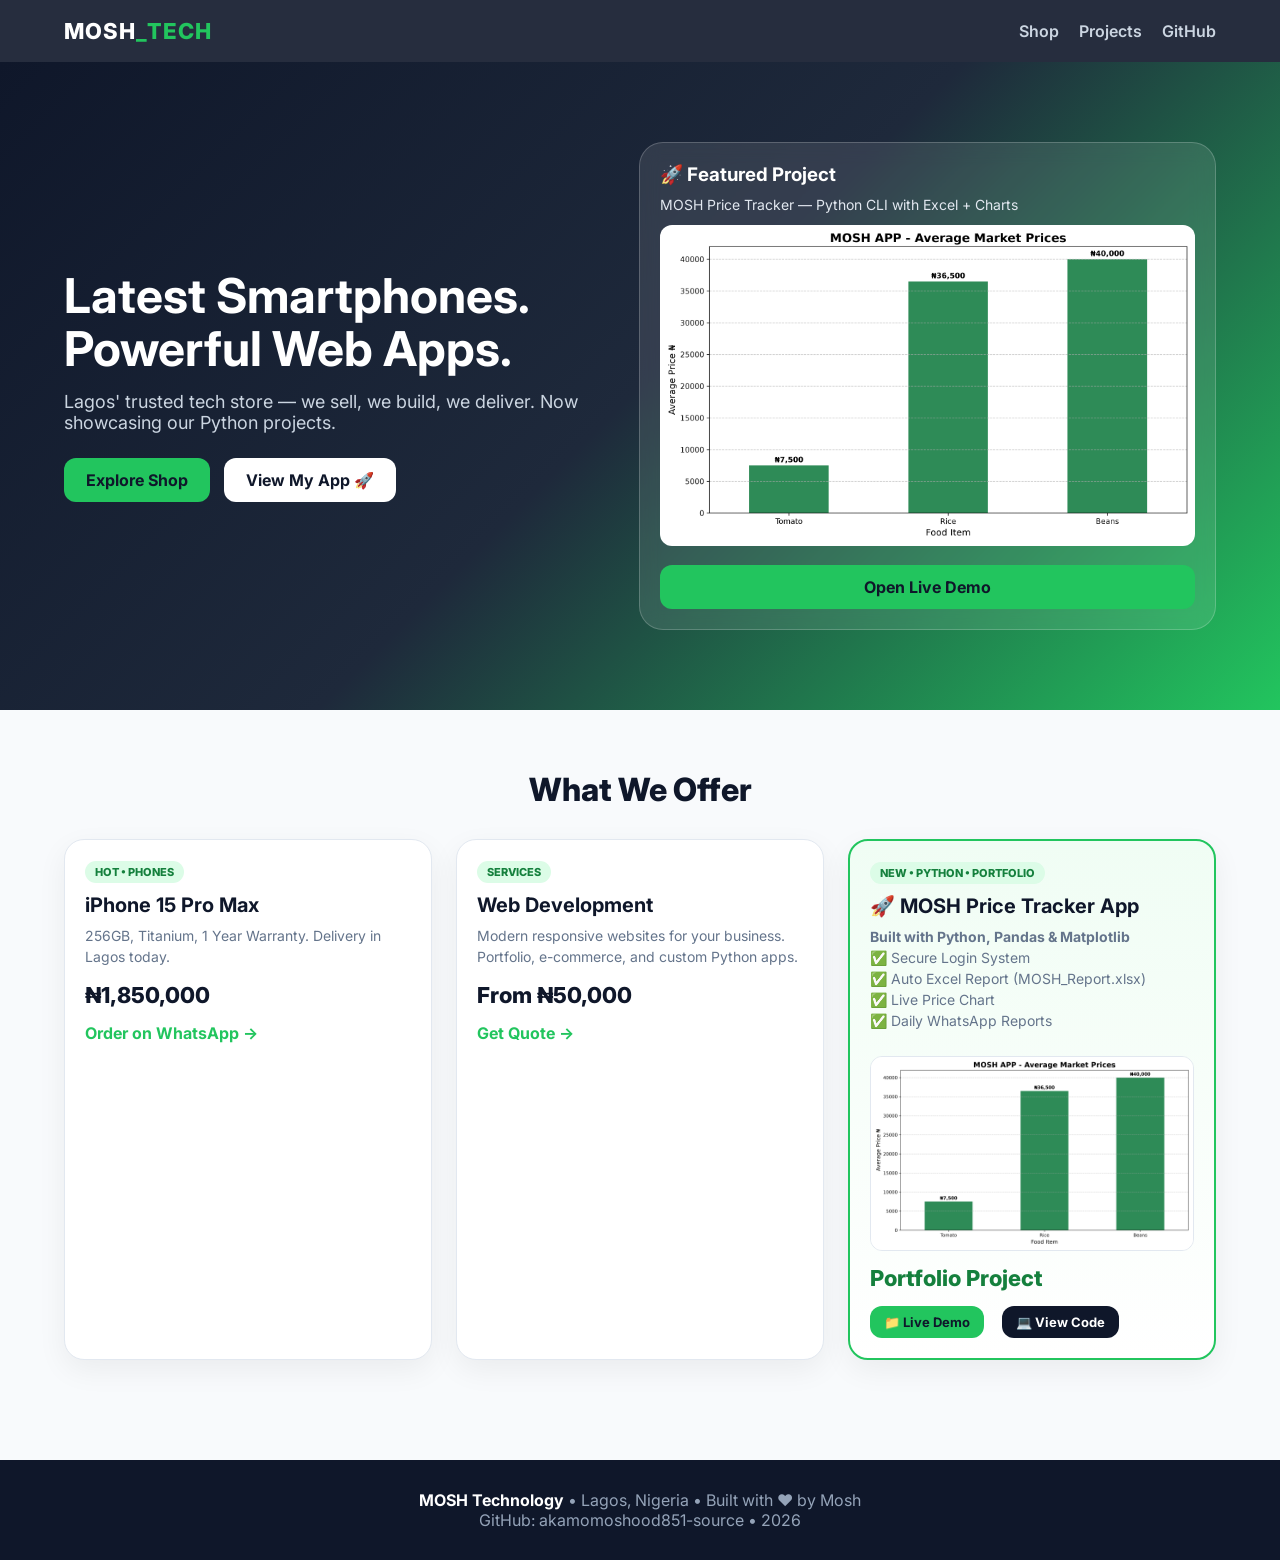
<file: index.html>
<!DOCTYPE html>
<html lang="en">
<head>
<meta charset="UTF-8">
<meta name="viewport" content="width=device-width, initial-scale=1.0">
<title>MOSH Technology - Smartphones & Web Solutions</title>
<link href="https://fonts.googleapis.com/css2?family=Inter:wght@400;600;800&display=swap" rel="stylesheet">
<style>
*{margin:0;padding:0;box-sizing:border-box;font-family:'Inter',sans-serif}
body{background:#f8fafc;color:#0f172a}
header{background:rgba(15,23,42,0.9);backdrop-filter:blur(10px);color:white;padding:18px 5%;display:flex;justify-content:space-between;align-items:center;position:sticky;top:0;z-index:100}
.logo{font-weight:800;font-size:22px;letter-spacing:1px}.logo span{color:#22c55e}
nav a{color:#cbd5e1;text-decoration:none;margin-left:20px;font-weight:600}
.hero{background:linear-gradient(135deg,#0f172a 0%,#1e293b 50%,#22c55e 100%);color:white;padding:80px 5%;display:flex;flex-wrap:wrap;align-items:center;gap:40px}
.hero-text{flex:1;min-width:300px}
.hero-text h1{font-size:48px;line-height:1.1;margin-bottom:15px}
.hero-text p{font-size:18px;color:#cbd5e1;margin-bottom:25px}
.btn{display:inline-block;padding:12px 22px;border-radius:12px;text-decoration:none;font-weight:700;margin-right:10px;transition:.2s}
.btn-green{background:#22c55e;color:#0f172a}
.btn-white{background:white;color:#0f172a}
.hero-card{flex:1;min-width:300px;background:rgba(255,255,255,0.1);border:1px solid rgba(255,255,255,0.2);border-radius:24px;padding:20px;backdrop-filter:blur(10px)}
.products{padding:60px 5%}
.section-title{font-size:32px;font-weight:800;margin-bottom:30px;text-align:center}
.grid{display:grid;grid-template-columns:repeat(auto-fit,minmax(280px,1fr));gap:24px}
.card{background:white;border-radius:20px;padding:20px;box-shadow:0 10px 30px rgba(0,0,0,0.06);border:1px solid #e2e8f0;transition:.3s}
.card:hover{transform:translateY(-8px);box-shadow:0 20px 40px rgba(0,0,0,0.1)}
.badge{display:inline-block;background:#dcfce7;color:#15803d;padding:4px 10px;border-radius:20px;font-size:11px;font-weight:800;margin-bottom:10px}
.card h3{font-size:20px;margin-bottom:8px}
.card p{color:#64748b;font-size:14px;margin-bottom:15px;line-height:1.5}
.price{font-size:22px;font-weight:800;color:#0f172a;margin-bottom:15px}
.card img{width:100%;border-radius:12px;margin:10px 0;border:1px solid #e2e8f0}
.card a.link{color:#22c55e;font-weight:700;text-decoration:none}
.featured{border:2px solid #22c55e;background:linear-gradient(to bottom,#f0fdf4,white)}
footer{background:#0f172a;color:#94a3b8;text-align:center;padding:30px;margin-top:40px}
</style>
</head>
<body>
<header>
<div class="logo">MOSH<span>_TECH</span></div>
<nav><a href="#">Shop</a><a href="#products">Projects</a><a href="https://github.com/akamomoshood851-source/Mosh_Technology" target="_blank">GitHub</a></nav>
</header>

<section class="hero">
<div class="hero-text">
<h1>Latest Smartphones.<br>Powerful Web Apps.</h1>
<p>Lagos' trusted tech store — we sell, we build, we deliver. Now showcasing our Python projects.</p>
<a class="btn btn-green" href="#products">Explore Shop</a>
<a class="btn btn-white" href="price-tracker/">View My App 🚀</a>
</div>
<div class="hero-card">
<h3 style="margin-bottom:10px">🚀 Featured Project</h3>
<p style="color:#e2e8f0;font-size:14px">MOSH Price Tracker — Python CLI with Excel + Charts</p>
<img src="price-tracker/MOSH_Chart.png" alt="chart" style="width:100%;border-radius:12px;margin-top:12px">
<div style="margin-top:15px"><a href="price-tracker/" class="btn btn-green" style="width:100%;text-align:center">Open Live Demo</a></div>
</div>
</section>

<section class="products" id="products">
<h2 class="section-title">What We Offer</h2>
<div class="grid">

<div class="card">
<span class="badge">HOT • PHONES</span>
<h3>iPhone 15 Pro Max</h3>
<p>256GB, Titanium, 1 Year Warranty. Delivery in Lagos today.</p>
<div class="price">₦1,850,000</div>
<a href="#" class="link">Order on WhatsApp →</a>
</div>

<div class="card">
<span class="badge">SERVICES</span>
<h3>Web Development</h3>
<p>Modern responsive websites for your business. Portfolio, e-commerce, and custom Python apps.</p>
<div class="price">From ₦50,000</div>
<a href="#" class="link">Get Quote →</a>
</div>

<div class="card featured">
<span class="badge">NEW • PYTHON • PORTFOLIO</span>
<h3>🚀 MOSH Price Tracker App</h3>
<p><b>Built with Python, Pandas & Matplotlib</b><br>
✅ Secure Login System<br>
✅ Auto Excel Report (MOSH_Report.xlsx)<br>
✅ Live Price Chart<br>
✅ Daily WhatsApp Reports</p>
<img src="price-tracker/MOSH_Chart.png" alt="MOSH Chart">
<div class="price" style="color:#15803d">Portfolio Project</div>
<div style="display:flex;gap:8px;flex-wrap:wrap">
<a href="price-tracker/" class="btn btn-green" style="padding:8px 14px;font-size:13px">📁 Live Demo</a>
<a href="https://github.com/akamomoshood851-source/Mosh_Technology/tree/main/price-tracker" target="_blank" class="btn" style="background:#0f172a;color:white;padding:8px 14px;font-size:13px">💻 View Code</a>
</div>
</div>

</div>
</section>

<footer>
<p><b style="color:white">MOSH Technology</b> • Lagos, Nigeria • Built with ❤️ by Mosh<br>GitHub: akamomoshood851-source • 2026</p>
</footer>
</body>
</html>
</file>
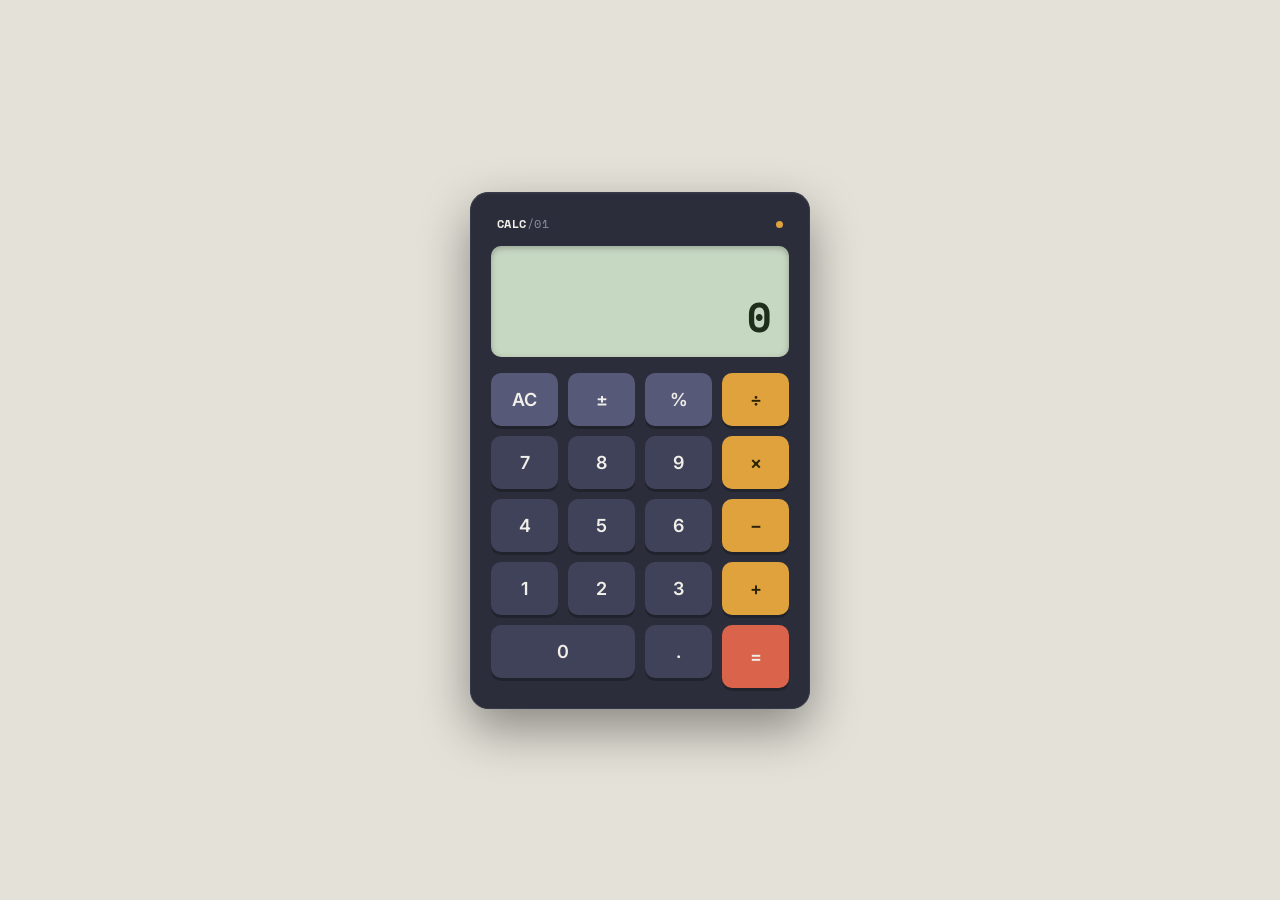
<file: calculator/index.html>
<!DOCTYPE html>
<html lang="en">
<head>
<meta charset="UTF-8">
<meta name="viewport" content="width=device-width, initial-scale=1.0">
<title>Mosh Calculator</title>
<link rel="preconnect" href="https://fonts.googleapis.com">
<link rel="preconnect" href="https://fonts.gstatic.com" crossorigin>
<link href="https://fonts.googleapis.com/css2?family=Space+Mono:wght@400;700&family=Inter:wght@500;600;700&display=swap" rel="stylesheet">
<style>
  :root {
    --body-bg: #1C1E29;
    --case: #2B2D3A;
    --case-edge: #363948;
    --screen-bg: #C7D8C2;
    --screen-fg: #1F2E1A;
    --key-num: #3F4258;
    --key-num-hover: #4A4E68;
    --key-fn: #565A78;
    --key-fn-hover: #62678A;
    --key-op: #E0A23D;
    --key-op-hover: #EAB157;
    --key-eq: #D9634B;
    --key-eq-hover: #E5745C;
    --text-light: #F1EFE9;
    --shadow: rgba(0,0,0,0.4);
  }

  @media (prefers-color-scheme: light) {
    :root:not([data-theme="dark"]) {
      --body-bg: #E4E1D8;
    }
  }
  :root[data-theme="dark"] { --body-bg: #1C1E29; }

  * { box-sizing: border-box; }

  body {
    margin: 0;
    min-height: 100vh;
    display: flex;
    align-items: center;
    justify-content: center;
    background: var(--body-bg);
    font-family: 'Inter', sans-serif;
    padding: 24px;
  }

  .calculator {
    width: 100%;
    max-width: 340px;
    background: var(--case);
    border-radius: 18px;
    padding: 20px;
    box-shadow: 0 20px 50px var(--shadow), inset 0 1px 0 rgba(255,255,255,0.04);
    border: 1px solid var(--case-edge);
  }

  .brand-row {
    display: flex;
    justify-content: space-between;
    align-items: baseline;
    padding: 2px 6px 14px;
  }

  .brand {
    font-family: 'Space Mono', monospace;
    font-size: 12px;
    letter-spacing: 0.04em;
    color: #8B8FA3;
  }

  .brand strong { color: var(--text-light); font-weight: 700; }

  .mode-dot {
    width: 7px;
    height: 7px;
    border-radius: 50%;
    background: var(--key-op);
  }

  .screen {
    background: var(--screen-bg);
    border-radius: 10px;
    padding: 22px 18px 16px;
    margin-bottom: 16px;
    box-shadow: inset 0 2px 6px rgba(0,0,0,0.25);
    overflow: hidden;
  }

  .screen-history {
    font-family: 'Space Mono', monospace;
    font-size: 14px;
    color: var(--screen-fg);
    opacity: 0.55;
    min-height: 18px;
    text-align: right;
    white-space: nowrap;
    overflow-x: auto;
  }

  .screen-main {
    font-family: 'Space Mono', monospace;
    font-weight: 700;
    font-size: 40px;
    color: var(--screen-fg);
    text-align: right;
    white-space: nowrap;
    overflow-x: auto;
    line-height: 1.2;
    margin-top: 4px;
  }

  .screen-main::-webkit-scrollbar, .screen-history::-webkit-scrollbar { display: none; }

  .keys {
    display: grid;
    grid-template-columns: repeat(4, 1fr);
    gap: 10px;
  }

  button {
    border: none;
    border-radius: 10px;
    font-family: 'Inter', sans-serif;
    font-size: 18px;
    font-weight: 600;
    padding: 16px 0;
    cursor: pointer;
    color: var(--text-light);
    background: var(--key-num);
    box-shadow: 0 3px 0 rgba(0,0,0,0.25);
    transition: transform 0.06s ease, box-shadow 0.06s ease, background 0.15s ease;
  }

  button:hover { background: var(--key-num-hover); }

  button:active {
    transform: translateY(2px);
    box-shadow: 0 1px 0 rgba(0,0,0,0.25);
  }

  .fn { background: var(--key-fn); }
  .fn:hover { background: var(--key-fn-hover); }

  .op { background: var(--key-op); color: #2B2200; }
  .op:hover { background: var(--key-op-hover); }

  .eq { background: var(--key-eq); grid-row: span 2; }
  .eq:hover { background: var(--key-eq-hover); }

  .zero { grid-column: span 2; }

  .keys > button:focus-visible {
    outline: 2px solid var(--text-light);
    outline-offset: 2px;
  }

  @media (prefers-reduced-motion: reduce) {
    button { transition: none; }
  }
</style>
</head>
<body>

<div class="calculator">
  <div class="brand-row">
    <span class="brand"><strong>CALC</strong>/01</span>
    <span class="mode-dot" aria-hidden="true"></span>
  </div>

  <div class="screen">
    <div class="screen-history" id="history">&nbsp;</div>
    <div class="screen-main" id="display">0</div>
  </div>

  <div class="keys">
    <button class="fn" data-action="clear">AC</button>
    <button class="fn" data-action="sign">±</button>
    <button class="fn" data-action="percent">%</button>
    <button class="op" data-action="divide">÷</button>

    <button data-num="7">7</button>
    <button data-num="8">8</button>
    <button data-num="9">9</button>
    <button class="op" data-action="multiply">×</button>

    <button data-num="4">4</button>
    <button data-num="5">5</button>
    <button data-num="6">6</button>
    <button class="op" data-action="subtract">−</button>

    <button data-num="1">1</button>
    <button data-num="2">2</button>
    <button data-num="3">3</button>
    <button class="op" data-action="add">+</button>

    <button class="zero" data-num="0">0</button>
    <button data-action="decimal">.</button>
    <button class="eq" data-action="equals">=</button>
  </div>
</div>

<script>
(function () {
  const display = document.getElementById('display');
  const historyEl = document.getElementById('history');

  let current = '0';
  let previous = null;
  let operator = null;
  let justEvaluated = false;

  const opSymbols = { add: '+', subtract: '−', multiply: '×', divide: '÷' };

  function render() {
    display.textContent = formatForDisplay(current);
    historyEl.textContent = previous !== null && operator
      ? `${formatForDisplay(previous)} ${opSymbols[operator]}`
      : '\u00A0';
  }

  function formatForDisplay(numStr) {
    if (numStr === 'Error') return numStr;
    const n = Number(numStr);
    if (!isFinite(n)) return 'Error';
    // Keep raw string while typing (preserves trailing '.' etc.)
    if (typeof numStr === 'string' && /[.,]$/.test(numStr)) return numStr;
    const str = n.toString();
    if (str.length > 12) {
      return n.toPrecision(8).replace(/\.?0+$/, '').length > 12
        ? n.toExponential(4)
        : n.toPrecision(8).replace(/\.?0+$/, '');
    }
    return str;
  }

  function inputDigit(d) {
    if (justEvaluated) {
      current = d;
      justEvaluated = false;
      return;
    }
    if (current === '0') {
      current = d;
    } else {
      if (current.replace('-', '').replace('.', '').length >= 12) return;
      current += d;
    }
  }

  function inputDecimal() {
    if (justEvaluated) {
      current = '0.';
      justEvaluated = false;
      return;
    }
    if (!current.includes('.')) current += '.';
  }

  function clearAll() {
    current = '0';
    previous = null;
    operator = null;
    justEvaluated = false;
  }

  function toggleSign() {
    if (current === '0') return;
    current = current.startsWith('-') ? current.slice(1) : '-' + current;
  }

  function toPercent() {
    current = String(parseFloat(current) / 100);
  }

  function compute(a, b, op) {
    switch (op) {
      case 'add': return a + b;
      case 'subtract': return a - b;
      case 'multiply': return a * b;
      case 'divide': return b === 0 ? NaN : a / b;
      default: return b;
    }
  }

  function chooseOperator(op) {
    if (operator && !justEvaluated) {
      evaluate();
    }
    previous = parseFloat(current);
    operator = op;
    justEvaluated = false;
    current = '0';
  }

  function evaluate() {
    if (operator === null || previous === null) return;
    const a = previous;
    const b = parseFloat(current);
    const result = compute(a, b, operator);
    current = isNaN(result) ? 'Error' : String(round(result));
    previous = null;
    operator = null;
    justEvaluated = true;
  }

  function round(n) {
    return Math.round((n + Number.EPSILON) * 1e10) / 1e10;
  }

  document.querySelectorAll('[data-num]').forEach(btn => {
    btn.addEventListener('click', () => {
      inputDigit(btn.getAttribute('data-num'));
      render();
    });
  });

  document.querySelectorAll('[data-action]').forEach(btn => {
    btn.addEventListener('click', () => {
      const action = btn.getAttribute('data-action');
      switch (action) {
        case 'clear': clearAll(); break;
        case 'sign': toggleSign(); break;
        case 'percent': toPercent(); break;
        case 'decimal': inputDecimal(); break;
        case 'equals': evaluate(); break;
        case 'add':
        case 'subtract':
        case 'multiply':
        case 'divide':
          chooseOperator(action);
          break;
      }
      render();
    });
  });

  window.addEventListener('keydown', (e) => {
    if (e.key >= '0' && e.key <= '9') { inputDigit(e.key); render(); }
    else if (e.key === '.') { inputDecimal(); render(); }
    else if (e.key === '+') { chooseOperator('add'); render(); }
    else if (e.key === '-') { chooseOperator('subtract'); render(); }
    else if (e.key === '*') { chooseOperator('multiply'); render(); }
    else if (e.key === '/') { e.preventDefault(); chooseOperator('divide'); render(); }
    else if (e.key === 'Enter' || e.key === '=') { evaluate(); render(); }
    else if (e.key === 'Escape') { clearAll(); render(); }
    else if (e.key === 'Backspace') {
      if (!justEvaluated) {
        current = current.length > 1 ? current.slice(0, -1) : '0';
        render();
      }
    }
  });

  render();
})();
</script>

</body>
</html>
</file>
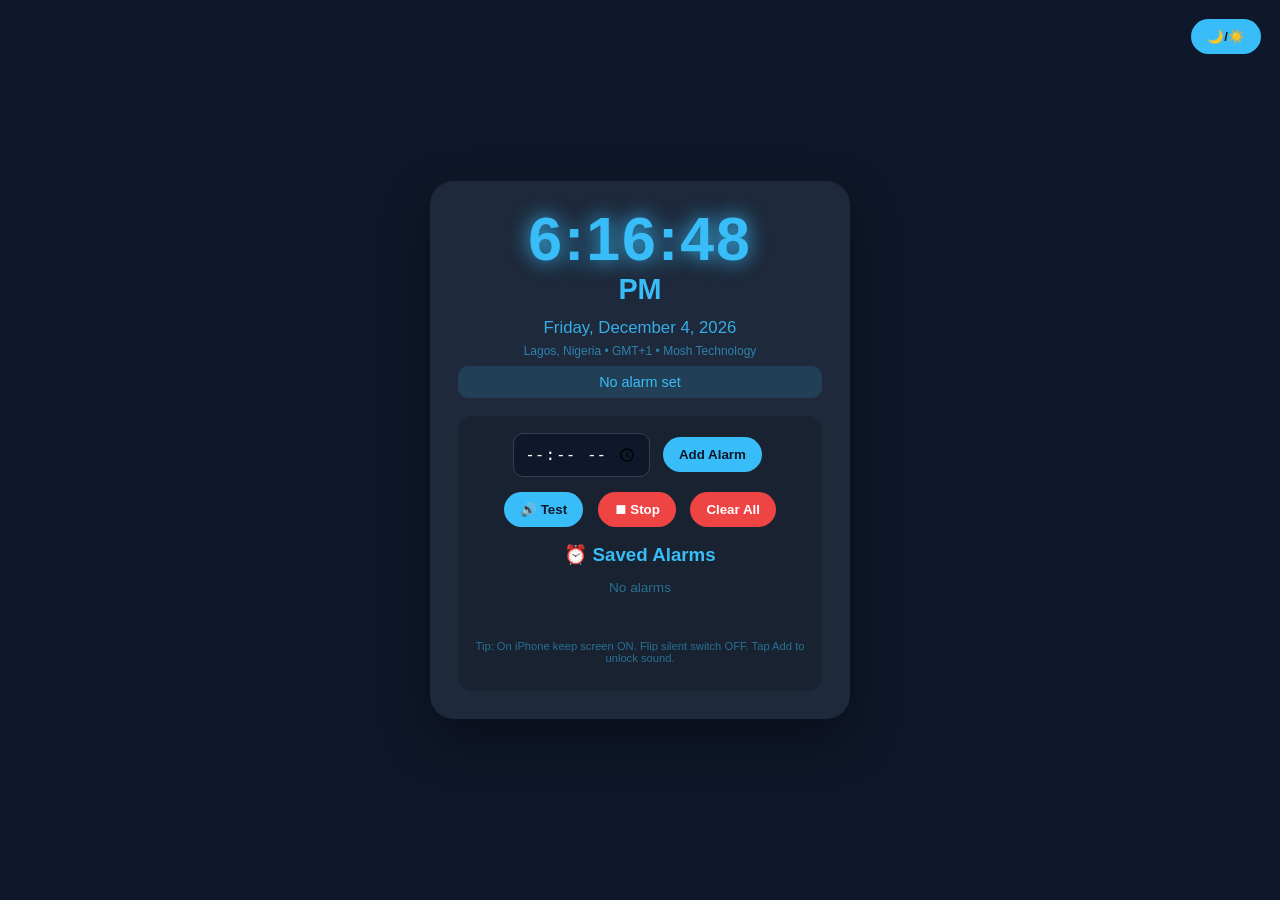
<file: clock/index.html>
<!DOCTYPE html>
<html lang="en">
<head>
<meta charset="UTF-8">
<meta name="viewport" content="width=device-width, initial-scale=1.0, maximum-scale=1.0, user-scalable=no">
<meta name="apple-mobile-web-app-capable" content="yes">
<meta name="theme-color" content="#0f172a">
<title>Mosh Technology - Pro Clock & Alarm</title>
 <link rel="manifest" href="manifest.json">
<meta name="apple-mobile-web-app-capable" content="yes">
<link rel="apple-touch-icon" href="https://cdn-icons-png.flaticon.com/512/3652/3652191.png">
<style>
:root{--bg:#0f172a;--card:#1e293b;--text:#38bdf8;--accent:#38bdf8}
*{box-sizing:border-box}
body{margin:0;min-height:100vh;display:flex;justify-content:center;align-items:center;font-family:-apple-system,BlinkMacSystemFont,'Segoe UI',sans-serif;background:var(--bg);color:var(--text);transition:0.3s}
.light{--bg:#f1f5f9;--card:#ffffff;--text:#0f172a}
.card{background:var(--card);padding:28px;border-radius:24px;text-align:center;box-shadow:0 20px 50px rgba(0,0,0,0.4);width:92%;max-width:420px}
#time{font-size:3.8rem;font-weight:900;letter-spacing:2px;text-shadow:0 0 20px var(--accent);line-height:1}
#ampm{font-size:1.8rem;font-weight:800;margin-top:4px}
#date{margin:12px 0 4px;font-size:1.05rem;opacity:0.9}
#nextAlarm{margin:8px 0;padding:8px;background:rgba(56,189,248,0.15);border-radius:10px;font-size:0.9rem;min-height:20px}
.badge{font-size:0.75rem;opacity:0.6;margin-top:6px}
.controls{margin-top:18px;background:rgba(0,0,0,0.18);padding:16px;border-radius:14px}
.light.controls{background:rgba(0,0,0,0.05)}
input[type=time]{padding:10px;border-radius:10px;border:1px solid #334155;background:#0f172a;color:white;font-size:1rem}
button{margin:5px;padding:10px 16px;border-radius:22px;border:none;background:var(--accent);color:#0f172a;font-weight:800;cursor:pointer;transition:0.2s}
button:active{transform:scale(0.95)}
button.danger{background:#ef4444;color:white}
#alarmList{margin-top:12px;text-align:left}
#alarmList.item{display:flex;justify-content:space-between;align-items:center;margin-top:8px;background:rgba(0,0,0,0.3);padding:10px 12px;border-radius:10px}
.ringing{animation:pulse 0.8s infinite}
@keyframes pulse{0%,100%{transform:scale(1)}50%{transform:scale(1.03)}}
</style>
</head>
<body>
<div style="position:absolute;top:14px;right:14px"><button onclick="document.documentElement.classList.toggle('light')">🌙/☀️</button></div>

<div class="card" id="mainCard">
<div id="time">00:00:00</div>
<div id="ampm">AM</div>
<div id="date">Loading...</div>
<div class="badge">Lagos, Nigeria • GMT+1 • Mosh Technology</div>
<div id="nextAlarm">No alarm set</div>

<div class="controls">
<div style="display:flex;gap:8px;justify-content:center;align-items:center;flex-wrap:wrap">
<input type="time" id="alarmTime">
<button onclick="addAlarm()">Add Alarm</button>
</div>
<div style="margin-top:10px">
<button onclick="testSound()">🔊 Test</button>
<button class="danger" onclick="stopAlarm()">⏹ Stop</button>
<button class="danger" onclick="clearAll()">Clear All</button>
<button id="installBtn" onclick="installApp()" style="display:none;background:#22c55e">📲 Install App</button>
</div>
<div id="alarmList"><h3 style="text-align:center;margin:10px 0 6px">⏰ Saved Alarms</h3></div>
<p id="status" style="font-size:0.85rem;min-height:18px;color:#38bdf8;font-weight:600"></p>
<p style="font-size:0.7rem;opacity:0.5;margin-top:8px">
 Tip: On iPhone keep screen ON. Flip silent switch OFF. Tap Add to unlock sound.</p>
</div>
</div>

<script>
let alarms = JSON.parse(localStorage.getItem('mosh_alarms')) || [];
let alarmRinging = false;
let audioCtx = null;
let beepTimer = null;
let nextAlarmTimer = null;

function getAudio(){
 if(!audioCtx) audioCtx = new (window.AudioContext || window.webkitAudioContext)();
 if(audioCtx.state === 'suspended') audioCtx.resume();
 return audioCtx;
}
function beepOnce(){
 try{
  const ctx = getAudio();
  const osc = ctx.createOscillator();
  const gain = ctx.createGain();
  osc.frequency.value = 880;
  osc.type = 'square';
  gain.gain.setValueAtTime(0.7, ctx.currentTime);
  osc.connect(gain); gain.connect(ctx.destination);
  osc.start(); osc.stop(ctx.currentTime + 0.35);
 }catch(e){}
}
function startBeeping(){
 if(beepTimer) return;
 beepOnce();
 beepTimer = setInterval(beepOnce, 550);
 if(navigator.vibrate) navigator.vibrate([400,150,400,150,800]);
 document.getElementById('mainCard').classList.add('ringing');
}
function stopAlarm(){
 alarmRinging=false;
 clearInterval(beepTimer); beepTimer=null;
 document.getElementById('mainCard').classList.remove('ringing');
 document.getElementById('status').textContent='⏹ Stopped';
 if(navigator.vibrate) navigator.vibrate(0);
 updateNextAlarm();
}
function clearAll(){
 if(!confirm('Delete all alarms?')) return;
 alarms=[]; localStorage.setItem('mosh_alarms', JSON.stringify(alarms));
 renderAlarms(); stopAlarm(); updateNextAlarm();
}
function updateClock(){
 const now = new Date();
 const timeStr = now.toLocaleTimeString('en-US',{timeZone:"Africa/Lagos",hour12:true});
 const parts = timeStr.split(' ');
 document.getElementById('time').textContent = parts[0];
 document.getElementById('ampm').textContent = parts[1]||'';
 document.getElementById('date').textContent = now.toLocaleDateString('en-US',{timeZone:"Africa/Lagos",weekday:'long',year:
  'numeric',month:'long',day:'numeric'});
 const cur24 = now.toLocaleTimeString('en-US',{timeZone:"Africa/Lagos",hour12:false,hour:'2-digit',minute:'2-digit'});
 alarms.forEach(a=>{
  if(a.time24===cur24 &&!alarmRinging){
   alarmRinging=true;
   startBeeping();
   document.getElementById('status').textContent='⏰ RINGING! '+a.display+' - Tap Stop';
  }
 });
}
function addAlarm(){
 getAudio();
 const input=document.getElementById('alarmTime');
 if(!input.value){ alert('Pick time first'); return; }
 const [h,m]=input.value.split(':');
 let hour=parseInt(h); let ampm=hour>=12?'PM':'AM'; let h12=hour%12||12;
 const display=`${String(h12).padStart(2,'0')}:${m} ${ampm}`;
 const time24=`${String(h).padStart(2,'0')}:${m}`;
 if(alarms.some(a=>a.time24===time24)){ document.getElementById('status').textContent='Already set'; return; }
 alarms.push({display,time24}); localStorage.setItem('mosh_alarms',JSON.stringify(alarms));
 renderAlarms(); input.value=''; document.getElementById('status').textContent='✅ '+display+' set + Sound unlocked';
 updateNextAlarm();
}
function renderAlarms(){
 const list=document.getElementById('alarmList');
 list.innerHTML='<h3 style="text-align:center;margin:10px 0 6px">⏰ Saved Alarms</h3>';
 if(alarms.length===0) list.innerHTML+='<p style="text-align:center;opacity:0.5;font-size:0.85rem">No alarms</p>';
 alarms.forEach((a,i)=>{
  list.innerHTML+=`<div class="item"><span>⏰ ${a.display}</span><button class="danger" onclick="removeAlarm(${i})">X</button></div>`;
 });
}
function removeAlarm(i){ alarms.splice(i,1); localStorage.setItem('mosh_alarms',JSON.stringify(alarms)); renderAlarms(); updateNextAlarm(); }
function testSound(){ getAudio(); alarmRinging=true; startBeeping(); document.getElementById('status').
 textContent='🔊 BEEPING - Tap Stop to stop'; setTimeout(()=>{ if(alarms.length===0) stopAlarm(); },3500); }
function updateNextAlarm(){
 if(alarms.length===0){ document.getElementById('nextAlarm').textContent='No alarm set'; return; }
 const now=new Date(); let minDiff=Infinity; let next=null;
 alarms.forEach(a=>{
  const [hh,mm]=a.time24.split(':').map(Number);
  let d=new Date(); d.setHours(hh,mm,0,0);
  if(d<now) d.setDate(d.getDate()+1);
  const diff=d-now; if(diff<minDiff){ minDiff=diff; next={...a,diff}; }
 });
 if(next){
  const hrs=Math.floor(next.diff/3600000); const mins=Math.floor((next.diff%3600000)/60000);
  document.getElementById('nextAlarm').textContent=`Next: ${next.display} in ${hrs>0?hrs+'h ':''}${mins}m`;
 }
}

setInterval(updateClock,1000); updateClock(); renderAlarms(); updateNextAlarm(); setInterval(updateNextAlarm,30000);
 
if('serviceWorker' in navigator){ navigator.serviceWorker.register('sw.js'); }
let deferredPrompt;
window.addEventListener('beforeinstallprompt', (e)=>{
 e.preventDefault(); deferredPrompt=e;
 document.getElementById('installBtn').style.display='block';
});
function installApp(){
 if(deferredPrompt){ deferredPrompt.prompt(); }
 else{ alert('On iPhone: Tap Share button ⬆️ then Add to Home Screen'); }
}
</script>
</script>
</body>
</html>
</file>
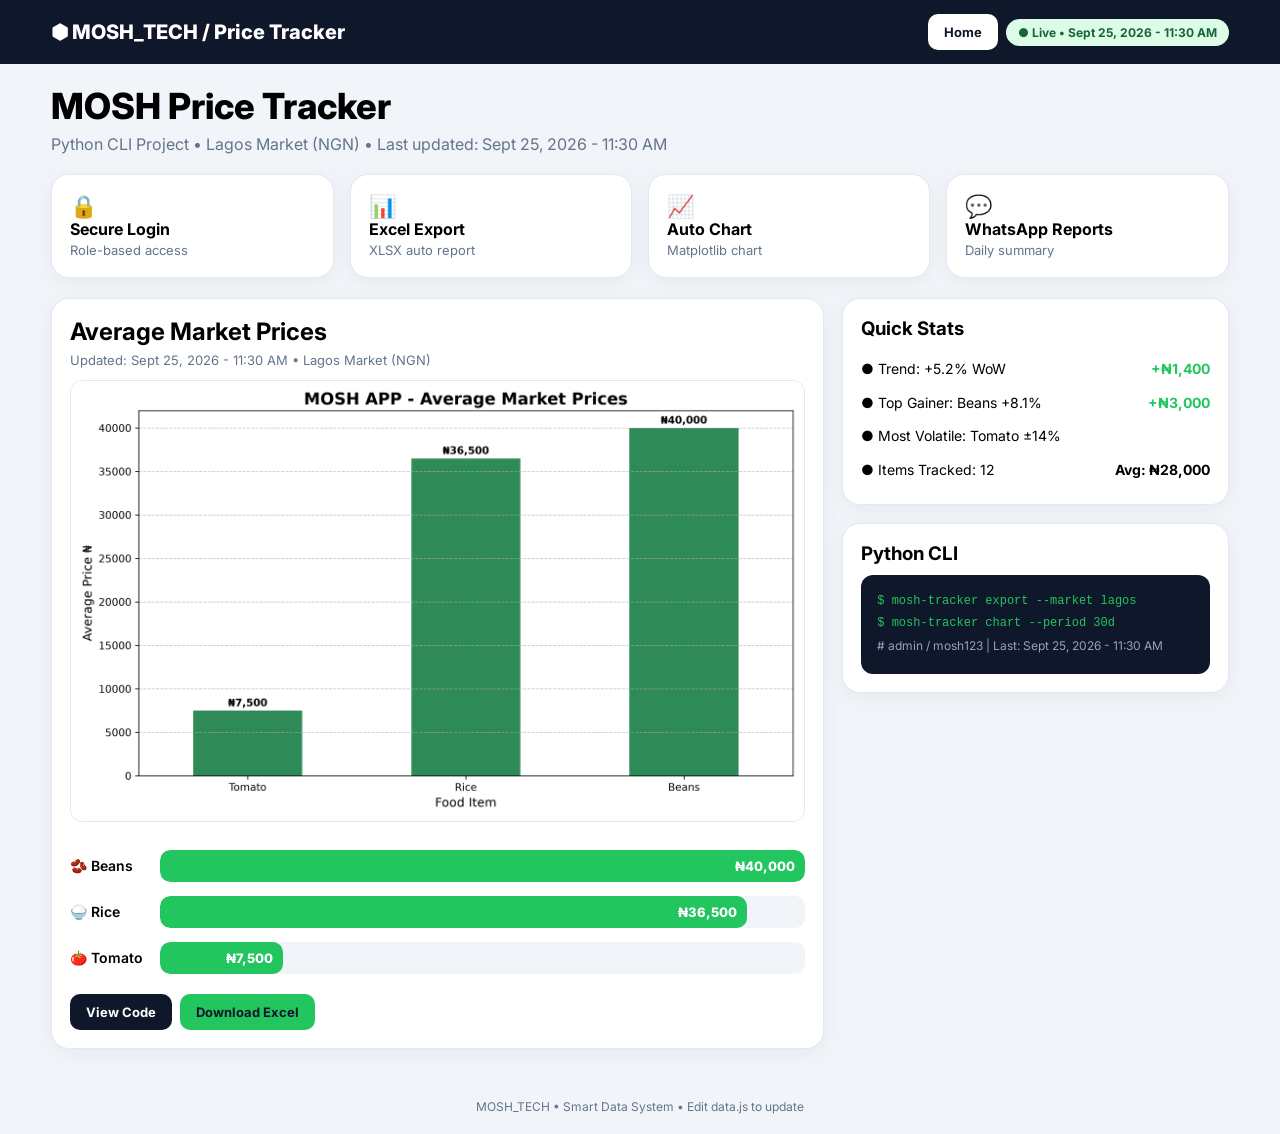
<file: price-tracker/index.html>
<!DOCTYPE html><html lang="en"><head><meta charset="UTF-8"><meta name="viewport" content="width=device-width, initial-scale=1.0"><title>MOSH Price Tracker - Smart</title><link href="https://fonts.googleapis.com/css2?family=Inter:wght@400;600;800&display=swap" rel="stylesheet"><style>*{margin:0;padding:0;box-sizing:border-box;font-family:'Inter',sans-serif}body{background:#f1f5f9}header{background:#0f172a;color:white;padding:14px 4%;display:flex;justify-content:space-between;align-items:center;flex-wrap:wrap;gap:10px}.logo{font-weight:800;font-size:20px}.live{background:#dcfce7;color:#166534;padding:6px 12px;border-radius:20px;font-size:12px;font-weight:700}.grid4{display:grid;grid-template-columns:repeat(auto-fit,minmax(200px,1fr));gap:16px;padding:20px 4%}.card{background:white;border-radius:18px;padding:18px;box-shadow:0 4px 20px rgba(0,0,0,.05);border:1px solid #e2e8f0}.main{padding:0 4% 30px;display:grid;grid-template-columns:2fr 1fr;gap:18px}@media(max-width:900px){.main{grid-template-columns:1fr}}.bar{display:flex;align-items:center;gap:10px;margin:14px 0}.bar-label{width:80px;font-weight:600;font-size:14px}.bar-track{flex:1;height:32px;background:#f1f5f9;border-radius:10px;overflow:hidden;position:relative}.bar-fill{height:100%;background:#22c55e;border-radius:10px;display:flex;align-items:center;justify-content:flex-end;padding-right:10px;color:white;font-weight:800;font-size:13px;transition:width .6s}.btn{padding:10px 16px;border-radius:10px;text-decoration:none;font-weight:700;font-size:13px;display:inline-block}.btn-green{background:#22c55e;color:#0f172a}.btn-dark{background:#0f172a;color:white}.code{background:#0f172a;color:#22c55e;padding:16px;border-radius:12px;font-family:monospace;font-size:12px;line-height:1.8}</style></head><body>
<header><div class="logo">⬢ MOSH_TECH / Price Tracker</div><div style="display:flex;gap:8px;align-items:center"><a href="../" class="btn" style="background:white;color:#0f172a">Home</a><span id="liveTag" class="live">● Live</span></div></header>
<div style="padding:20px 4% 0"><h1 style="font-size:36px;font-weight:800">MOSH Price Tracker</h1><p id="subTitle" style="color:#64748b;margin-top:6px">Loading data...</p></div>
<div class="grid4"><div class="card"><div style="font-size:22px">🔒</div><b>Secure Login</b><br><span style="color:#64748b;font-size:13px">Role-based access</span></div><div class="card"><div style="font-size:22px">📊</div><b>Excel Export</b><br><span style="color:#64748b;font-size:13px">XLSX auto report</span></div><div class="card"><div style="font-size:22px">📈</div><b>Auto Chart</b><br><span style="color:#64748b;font-size:13px">Matplotlib chart</span></div><div class="card"><div style="font-size:22px">💬</div><b>WhatsApp Reports</b><br><span style="color:#64748b;font-size:13px">Daily summary</span></div></div>
<div class="main">
<div class="card"><h2>Average Market Prices</h2><p id="marketInfo" style="color:#64748b;font-size:13px;margin:6px 0 12px"></p><img src="MOSH_Chart.png" style="width:100%;border-radius:12px;border:1px solid #e2e8f0;margin-bottom:10px"><div id="priceBars"></div><div style="margin-top:20px;display:flex;gap:8px;flex-wrap:wrap"><a href="price_tracker.py" target="_blank" class="btn btn-dark">View Code</a><a href="MOSH_Report.xlsx" class="btn btn-green">Download Excel</a></div></div>
<div style="display:flex;flex-direction:column;gap:18px"><div class="card"><h3>Quick Stats</h3><div id="statsBox" style="margin-top:12px;font-size:14px;line-height:2.4"></div></div><div class="card"><h3>Python CLI</h3><div class="code" id="codeBox" style="margin-top:10px"></div></div></div>
</div>
<footer style="text-align:center;padding:20px;color:#64748b;font-size:12px">MOSH_TECH • Smart Data System • Edit data.js to update</footer>
<script src="data.js"></script>
<script>
// SMART RENDER
const maxPrice = Math.max(...MOSH_DATA.prices.map(p=>p.price));
document.getElementById('liveTag').textContent = `● Live • ${MOSH_DATA.lastUpdate}`;
document.getElementById('subTitle').textContent = `Python CLI Project • ${MOSH_DATA.market} • Last updated: ${MOSH_DATA.lastUpdate}`;
document.getElementById('marketInfo').textContent = `Updated: ${MOSH_DATA.lastUpdate} • ${MOSH_DATA.market}`;

let barsHTML = '';
MOSH_DATA.prices.forEach(p=>{
  let w = (p.price / maxPrice * 100).toFixed(0);
  barsHTML += `<div class="bar"><div class="bar-label">${p.icon} ${p.name}</div><div class="bar-track"><div class="bar-fill" style="width:${w}%">₦${p.price.toLocaleString()}</div></div></div>`;
});
document.getElementById('priceBars').innerHTML = barsHTML;

document.getElementById('statsBox').innerHTML = `
<div>● Trend: ${MOSH_DATA.stats.trend} <b style="color:#22c55e;float:right">${MOSH_DATA.stats.trendValue}</b></div>
<div>● Top Gainer: ${MOSH_DATA.stats.topGainer} <b style="color:#22c55e;float:right">${MOSH_DATA.stats.topValue}</b></div>
<div>● Most Volatile: ${MOSH_DATA.stats.volatile}</div>
<div>● Items Tracked: ${MOSH_DATA.stats.itemsTracked} <b style="float:right">Avg: ₦${Math.round(MOSH_DATA.prices.reduce((a,b)=>a+b.price,0)/MOSH_DATA.prices.length).toLocaleString()}</b></div>
`;
document.getElementById('codeBox').innerHTML = `$ mosh-tracker export --market lagos<br>$ mosh-tracker chart --period 30d<br><span style="color:#94a3b8"># ${MOSH_DATA.contacts.adminUser} | Last: ${MOSH_DATA.lastUpdate}</span>`;
</script></body></html>
</file>
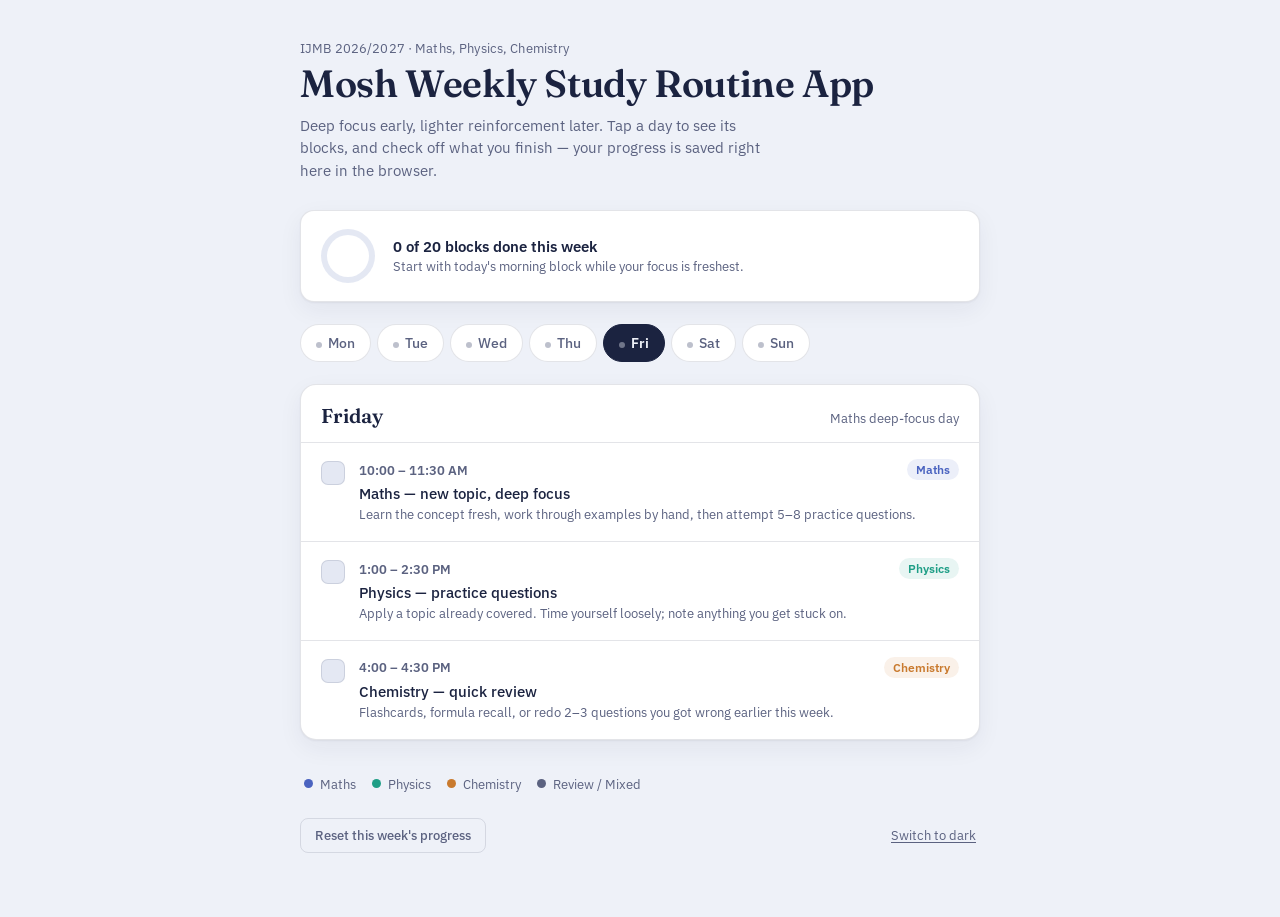
<file: mosh.html>
<!DOCTYPE html>
<html lang="en">
<head>
<meta charset="UTF-8">
<meta name="viewport" content="width=device-width, initial-scale=1, viewport-fit=cover">
<title>Mosh Weekly Study Routine App</title>
<link rel="preconnect" href="https://fonts.googleapis.com">
<link rel="preconnect" href="https://fonts.gstatic.com" crossorigin>
<link href="https://fonts.googleapis.com/css2?family=Fraunces:opsz,wght@9..144,400;9..144,600;9..144,700&family=IBM+Plex+Sans:wght@400;500;600;700&display=swap" rel="stylesheet">
<style>
  :root {
    --bg: #EEF1F8;
    --bg-elevated: #FFFFFF;
    --bg-inset: #E4E8F3;
    --text: #1B2340;
    --text-secondary: #5B6280;
    --border: rgba(27,35,64,0.12);
    --maths: #4A63C0;
    --maths-bg: rgba(74,99,192,0.10);
    --physics: #1E9E86;
    --physics-bg: rgba(30,158,134,0.10);
    --chemistry: #C97A2E;
    --chemistry-bg: rgba(201,122,46,0.10);
    --check-bg: #1B2340;
    --check-text: #EEF1F8;
    --shadow: 0 1px 2px rgba(27,35,64,0.06), 0 8px 24px rgba(27,35,64,0.06);
    color-scheme: light;
  }

  @media (prefers-color-scheme: dark) {
    :root:not([data-theme="light"]) {
      --bg: #12182B;
      --bg-elevated: #1B2340;
      --bg-inset: #212B4C;
      --text: #F3F0E7;
      --text-secondary: #A9AFC3;
      --border: rgba(243,240,231,0.10);
      --maths: #7C9EFF;
      --maths-bg: rgba(124,158,255,0.14);
      --physics: #4FD1B5;
      --physics-bg: rgba(79,209,181,0.14);
      --chemistry: #F2A65A;
      --chemistry-bg: rgba(242,166,90,0.14);
      --check-bg: #F3F0E7;
      --check-text: #12182B;
      --shadow: 0 1px 2px rgba(0,0,0,0.3), 0 8px 30px rgba(0,0,0,0.35);
      color-scheme: dark;
    }
  }

  :root[data-theme="dark"] {
    --bg: #12182B;
    --bg-elevated: #1B2340;
    --bg-inset: #212B4C;
    --text: #F3F0E7;
    --text-secondary: #A9AFC3;
    --border: rgba(243,240,231,0.10);
    --maths: #7C9EFF;
    --maths-bg: rgba(124,158,255,0.14);
    --physics: #4FD1B5;
    --physics-bg: rgba(79,209,181,0.14);
    --chemistry: #F2A65A;
    --chemistry-bg: rgba(242,166,90,0.14);
    --check-bg: #F3F0E7;
    --check-text: #12182B;
    --shadow: 0 1px 2px rgba(0,0,0,0.3), 0 8px 30px rgba(0,0,0,0.35);
    color-scheme: dark;
  }

  * { box-sizing: border-box; }

  html {
    scroll-padding-top: env(safe-area-inset-top, 0px);
  }

  body {
    margin: 0;
    min-height: 100%;
    background: var(--bg);
    color: var(--text);
    font-family: 'IBM Plex Sans', system-ui, sans-serif;
    padding-top: env(safe-area-inset-top, 0px);
    padding-bottom: env(safe-area-inset-bottom, 0px);
    transition: background 0.3s ease, color 0.3s ease;
  }

  .wrap {
    max-width: 720px;
    margin: 0 auto;
    padding: 40px 20px 64px;
  }

  header.top {
    margin-bottom: 28px;
  }

  .kicker {
    font-size: 13px;
    color: var(--text-secondary);
    margin: 0 0 6px;
    letter-spacing: 0.01em;
  }

  h1 {
    font-family: 'Fraunces', serif;
    font-optical-sizing: auto;
    font-weight: 600;
    font-size: clamp(28px, 6vw, 38px);
    line-height: 1.1;
    margin: 0 0 10px;
    letter-spacing: -0.01em;
  }

  .sub {
    color: var(--text-secondary);
    font-size: 15px;
    line-height: 1.5;
    margin: 0;
    max-width: 52ch;
  }

  /* progress summary */
  .progress-card {
    background: var(--bg-elevated);
    border: 1px solid var(--border);
    border-radius: 14px;
    box-shadow: var(--shadow);
    padding: 18px 20px;
    margin: 24px 0 22px;
    display: flex;
    align-items: center;
    gap: 18px;
  }

  .ring {
    width: 54px;
    height: 54px;
    flex-shrink: 0;
    border-radius: 50%;
    background: conic-gradient(var(--maths) calc(var(--pct, 0) * 1%), var(--bg-inset) 0);
    display: flex;
    align-items: center;
    justify-content: center;
    position: relative;
  }
  .ring::after {
    content: "";
    position: absolute;
    inset: 6px;
    border-radius: 50%;
    background: var(--bg-elevated);
  }
  .ring span {
    position: relative;
    font-size: 12px;
    font-weight: 600;
    color: var(--text);
  }

  .progress-text .label {
    font-weight: 600;
    font-size: 15px;
    margin: 0 0 2px;
  }
  .progress-text .detail {
    font-size: 13px;
    color: var(--text-secondary);
    margin: 0;
  }

  /* day tabs */
  .tabs {
    display: flex;
    gap: 6px;
    overflow-x: auto;
    padding-bottom: 4px;
    margin-bottom: 18px;
    -webkit-overflow-scrolling: touch;
    scrollbar-width: none;
  }
  .tabs::-webkit-scrollbar { display: none; }

  .tab {
    flex: 0 0 auto;
    padding: 9px 15px;
    border-radius: 999px;
    border: 1px solid var(--border);
    background: var(--bg-elevated);
    color: var(--text-secondary);
    font-family: inherit;
    font-size: 13.5px;
    font-weight: 500;
    cursor: pointer;
    transition: all 0.15s ease;
    white-space: nowrap;
  }
  .tab:hover { color: var(--text); }
  .tab.active {
    background: var(--text);
    color: var(--bg);
    border-color: var(--text);
    font-weight: 600;
  }
  .tab .tab-dot {
    display: inline-block;
    width: 6px;
    height: 6px;
    border-radius: 50%;
    margin-right: 6px;
    vertical-align: middle;
    background: currentColor;
    opacity: 0.4;
  }
  .tab.tab-complete .tab-dot { opacity: 1; background: var(--physics); }

  /* day panel */
  .day-panel {
    background: var(--bg-elevated);
    border: 1px solid var(--border);
    border-radius: 16px;
    box-shadow: var(--shadow);
    overflow: hidden;
  }

  .day-panel-head {
    padding: 18px 20px 14px;
    border-bottom: 1px solid var(--border);
    display: flex;
    align-items: baseline;
    justify-content: space-between;
    gap: 12px;
  }

  .day-panel-head h2 {
    font-family: 'Fraunces', serif;
    font-weight: 600;
    font-size: 20px;
    margin: 0;
  }

  .day-note {
    font-size: 12.5px;
    color: var(--text-secondary);
  }

  .block {
    display: flex;
    gap: 14px;
    padding: 16px 20px;
    border-bottom: 1px solid var(--border);
    align-items: flex-start;
  }
  .block:last-child { border-bottom: none; }

  .checkbox {
    flex-shrink: 0;
    width: 24px;
    height: 24px;
    border-radius: 7px;
    border: 1.5px solid var(--border);
    background: var(--bg-inset);
    cursor: pointer;
    display: flex;
    align-items: center;
    justify-content: center;
    margin-top: 2px;
    transition: all 0.15s ease;
    padding: 0;
  }
  .checkbox svg {
    width: 14px;
    height: 14px;
    opacity: 0;
    transition: opacity 0.12s ease;
  }
  .checkbox.checked {
    background: var(--check-bg);
    border-color: var(--check-bg);
  }
  .checkbox.checked svg { opacity: 1; }
  .checkbox.checked svg path { stroke: var(--check-text); }

  .block-body { flex: 1; min-width: 0; }

  .block-top {
    display: flex;
    align-items: center;
    justify-content: space-between;
    gap: 10px;
    margin-bottom: 4px;
    flex-wrap: wrap;
  }

  .time {
    font-size: 12.5px;
    font-weight: 600;
    color: var(--text-secondary);
    font-variant-numeric: tabular-nums;
  }

  .chip {
    font-size: 11.5px;
    font-weight: 600;
    padding: 3px 9px;
    border-radius: 999px;
  }
  .chip.maths { color: var(--maths); background: var(--maths-bg); }
  .chip.physics { color: var(--physics); background: var(--physics-bg); }
  .chip.chemistry { color: var(--chemistry); background: var(--chemistry-bg); }
  .chip.review { color: var(--text-secondary); background: var(--bg-inset); }

  .task-title {
    font-size: 15px;
    font-weight: 500;
    margin: 2px 0 3px;
    transition: opacity 0.15s ease, text-decoration-color 0.15s ease;
  }
  .task-desc {
    font-size: 13px;
    color: var(--text-secondary);
    line-height: 1.45;
    margin: 0;
  }
  .block.done .task-title {
    text-decoration: line-through;
    text-decoration-color: var(--text-secondary);
    opacity: 0.55;
  }
  .block.done .task-desc { opacity: 0.55; }

  /* legend */
  .legend {
    display: flex;
    flex-wrap: wrap;
    gap: 16px;
    margin-top: 22px;
    padding: 14px 4px 0;
  }
  .legend-item {
    display: flex;
    align-items: center;
    gap: 7px;
    font-size: 12.5px;
    color: var(--text-secondary);
  }
  .legend-dot {
    width: 9px;
    height: 9px;
    border-radius: 50%;
  }

  footer.actions {
    margin-top: 26px;
    display: flex;
    justify-content: space-between;
    align-items: center;
    gap: 12px;
    flex-wrap: wrap;
  }

  .reset-btn {
    font-family: inherit;
    font-size: 13px;
    font-weight: 500;
    color: var(--text-secondary);
    background: none;
    border: 1px solid var(--border);
    border-radius: 8px;
    padding: 8px 14px;
    cursor: pointer;
    transition: all 0.15s ease;
  }
  .reset-btn:hover {
    color: var(--text);
    border-color: var(--text-secondary);
  }

  .theme-toggle {
    font-family: inherit;
    font-size: 13px;
    color: var(--text-secondary);
    background: none;
    border: none;
    cursor: pointer;
    text-decoration: underline;
    text-underline-offset: 2px;
    padding: 4px;
  }

  @media (max-width: 480px) {
    .wrap { padding: 28px 16px 48px; }
    .progress-card { padding: 16px; }
  }
</style>
</head>
<body>
<div class="wrap">

  <header class="top">
    <p class="kicker">IJMB 2026/2027 · Maths, Physics, Chemistry</p>
    <h1>Mosh Weekly Study Routine App</h1>
    <p class="sub">Deep focus early, lighter reinforcement later. Tap a day to see its blocks, and check off what you finish — your progress is saved right here in the browser.</p>
  </header>

  <div class="progress-card">
    <div class="ring" id="weekRing"><span id="weekRingText">0%</span></div>
    <div class="progress-text">
      <p class="label" id="weekLabel">0 of 20 blocks done this week</p>
      <p class="detail" id="weekDetail">Start with today's morning block while your focus is freshest.</p>
    </div>
  </div>

  <div class="tabs" id="tabs"></div>

  <section class="day-panel" id="dayPanel"></section>

  <div class="legend">
    <div class="legend-item"><span class="legend-dot" style="background:var(--maths)"></span>Maths</div>
    <div class="legend-item"><span class="legend-dot" style="background:var(--physics)"></span>Physics</div>
    <div class="legend-item"><span class="legend-dot" style="background:var(--chemistry)"></span>Chemistry</div>
    <div class="legend-item"><span class="legend-dot" style="background:var(--text-secondary)"></span>Review / Mixed</div>
  </div>

  <footer class="actions">
    <button class="reset-btn" id="resetBtn">Reset this week's progress</button>
    <button class="theme-toggle" id="themeToggle">Switch to dark</button>
  </footer>

</div>

<script>
(function() {
  var DATA = {
    mon: {
      label: "Monday", note: "Maths deep-focus day",
      blocks: [
        { time: "10:00 – 11:30 AM", subject: "maths", title: "Maths — new topic, deep focus", desc: "Learn the concept fresh, work through examples by hand, then attempt 5–8 practice questions." },
        { time: "1:00 – 2:30 PM", subject: "physics", title: "Physics — practice questions", desc: "Apply a topic already covered. Time yourself loosely; note anything you get stuck on." },
        { time: "4:00 – 4:30 PM", subject: "chemistry", title: "Chemistry — quick review", desc: "Flashcards, formula recall, or redo 2–3 questions you got wrong earlier this week." }
      ]
    },
    tue: {
      label: "Tuesday", note: "Physics deep-focus day",
      blocks: [
        { time: "10:00 – 11:30 AM", subject: "physics", title: "Physics — new topic, deep focus", desc: "Learn the concept fresh, work through examples by hand, then attempt 5–8 practice questions." },
        { time: "1:00 – 2:30 PM", subject: "maths", title: "Maths — practice questions", desc: "Apply a topic already covered. Time yourself loosely; note anything you get stuck on." },
        { time: "4:00 – 4:30 PM", subject: "chemistry", title: "Chemistry — quick review", desc: "Flashcards, formula recall, or redo 2–3 questions you got wrong earlier this week." }
      ]
    },
    wed: {
      label: "Wednesday", note: "Maths deep-focus day",
      blocks: [
        { time: "10:00 – 11:30 AM", subject: "maths", title: "Maths — new topic, deep focus", desc: "Learn the concept fresh, work through examples by hand, then attempt 5–8 practice questions." },
        { time: "1:00 – 2:30 PM", subject: "chemistry", title: "Chemistry — practice questions", desc: "Apply a topic already covered. Time yourself loosely; note anything you get stuck on." },
        { time: "4:00 – 4:30 PM", subject: "physics", title: "Physics — quick review", desc: "Flashcards, formula recall, or redo 2–3 questions you got wrong earlier this week." }
      ]
    },
    thu: {
      label: "Thursday", note: "Chemistry deep-focus day",
      blocks: [
        { time: "10:00 – 11:30 AM", subject: "chemistry", title: "Chemistry — new topic, deep focus", desc: "Learn the concept fresh, work through examples by hand, then attempt 5–8 practice questions." },
        { time: "1:00 – 2:30 PM", subject: "maths", title: "Maths — practice questions", desc: "Apply a topic already covered. Time yourself loosely; note anything you get stuck on." },
        { time: "4:00 – 4:30 PM", subject: "physics", title: "Physics — quick review", desc: "Flashcards, formula recall, or redo 2–3 questions you got wrong earlier this week." }
      ]
    },
    fri: {
      label: "Friday", note: "Maths deep-focus day",
      blocks: [
        { time: "10:00 – 11:30 AM", subject: "maths", title: "Maths — new topic, deep focus", desc: "Learn the concept fresh, work through examples by hand, then attempt 5–8 practice questions." },
        { time: "1:00 – 2:30 PM", subject: "physics", title: "Physics — practice questions", desc: "Apply a topic already covered. Time yourself loosely; note anything you get stuck on." },
        { time: "4:00 – 4:30 PM", subject: "chemistry", title: "Chemistry — quick review", desc: "Flashcards, formula recall, or redo 2–3 questions you got wrong earlier this week." }
      ]
    },
    sat: {
      label: "Saturday", note: "Chemistry deep-focus day",
      blocks: [
        { time: "10:00 – 11:30 AM", subject: "chemistry", title: "Chemistry — new topic, deep focus", desc: "Learn the concept fresh, work through examples by hand, then attempt 5–8 practice questions." },
        { time: "1:00 – 2:30 PM", subject: "physics", title: "Physics — practice questions", desc: "Apply a topic already covered. Time yourself loosely; note anything you get stuck on." },
        { time: "4:00 – 4:30 PM", subject: "maths", title: "Maths — quick review", desc: "Flashcards, formula recall, or redo 2–3 questions you got wrong earlier this week." }
      ]
    },
    sun: {
      label: "Sunday", note: "No new topics — consolidation day",
      blocks: [
        { time: "10:00 AM – 12:00 PM", subject: "review", title: "Timed past-questions set", desc: "Pick one subject (rotate weekly) and do a full past-question set under real exam timing." },
        { time: "12:30 – 1:00 PM", subject: "review", title: "Review this week's weak-area list", desc: "Go back over everything you struggled with Mon–Sat. Redo the ones you got wrong." }
      ]
    }
  };

  var ORDER = ["mon","tue","wed","thu","fri","sat","sun"];
  var STORAGE_KEY = "ijmb-routine-progress-v1";
  var THEME_KEY = "ijmb-routine-theme-v1";

  var state = {};
  try {
    var raw = localStorage.getItem(STORAGE_KEY);
    state = raw ? JSON.parse(raw) : {};
  } catch (e) { state = {}; }

  function save() {
    try { localStorage.setItem(STORAGE_KEY, JSON.stringify(state)); } catch (e) {}
  }

  function todayKey() {
    var idx = new Date().getDay(); // 0 = Sun
    var map = ["sun","mon","tue","wed","thu","fri","sat"];
    return map[idx];
  }

  var activeDay = todayKey();

  var tabsEl = document.getElementById('tabs');
  var panelEl = document.getElementById('dayPanel');
  var ringEl = document.getElementById('weekRing');
  var ringTextEl = document.getElementById('weekRingText');
  var weekLabelEl = document.getElementById('weekLabel');
  var weekDetailEl = document.getElementById('weekDetail');

  var checkIcon = '<svg viewBox="0 0 16 16" fill="none"><path d="M3 8.5L6.2 11.5L13 4.5" stroke-width="2" stroke-linecap="round" stroke-linejoin="round"/></svg>';

  function dayCompletion(dayKey) {
    var day = DATA[dayKey];
    var total = day.blocks.length;
    var done = 0;
    var d = state[dayKey] || {};
    for (var i = 0; i < total; i++) { if (d[i]) done++; }
    return { done: done, total: total };
  }

  function weekCompletion() {
    var total = 0, done = 0;
    ORDER.forEach(function(k) {
      var c = dayCompletion(k);
      total += c.total;
      done += c.done;
    });
    return { done: done, total: total };
  }

  function renderTabs() {
    tabsEl.innerHTML = '';
    ORDER.forEach(function(k) {
      var c = dayCompletion(k);
      var btn = document.createElement('button');
      btn.className = 'tab' + (k === activeDay ? ' active' : '') + (c.done === c.total ? ' tab-complete' : '');
      btn.innerHTML = '<span class="tab-dot"></span>' + DATA[k].label.slice(0,3);
      btn.addEventListener('click', function() {
        activeDay = k;
        renderAll();
      });
      tabsEl.appendChild(btn);
    });
  }

  function renderPanel() {
    var day = DATA[activeDay];
    var d = state[activeDay] || {};
    var html = '';
    html += '<div class="day-panel-head"><h2>' + day.label + '</h2><span class="day-note">' + day.note + '</span></div>';
    day.blocks.forEach(function(b, i) {
      var checked = !!d[i];
      html += '<div class="block' + (checked ? ' done' : '') + '" data-idx="' + i + '">';
      html += '<button class="checkbox' + (checked ? ' checked' : '') + '" data-idx="' + i + '" aria-label="Mark done">' + checkIcon + '</button>';
      html += '<div class="block-body">';
      html += '<div class="block-top"><span class="time">' + b.time + '</span><span class="chip ' + b.subject + '">' + (b.subject === 'review' ? 'Review' : b.subject.charAt(0).toUpperCase() + b.subject.slice(1)) + '</span></div>';
      html += '<p class="task-title">' + b.title + '</p>';
      html += '<p class="task-desc">' + b.desc + '</p>';
      html += '</div></div>';
    });
    panelEl.innerHTML = html;

    var boxes = panelEl.querySelectorAll('.checkbox');
    boxes.forEach(function(box) {
      box.addEventListener('click', function() {
        var idx = box.getAttribute('data-idx');
        if (!state[activeDay]) state[activeDay] = {};
        state[activeDay][idx] = !state[activeDay][idx];
        save();
        renderAll();
      });
    });
  }

  function renderProgress() {
    var w = weekCompletion();
    var pct = w.total ? Math.round((w.done / w.total) * 100) : 0;
    ringEl.style.setProperty('--pct', pct);
    ringTextEl.textContent = pct + '%';
    weekLabelEl.textContent = w.done + ' of ' + w.total + ' blocks done this week';
    if (w.done === 0) {
      weekDetailEl.textContent = "Start with today's morning block while your focus is freshest.";
    } else if (w.done === w.total) {
      weekDetailEl.textContent = "Full week complete. Great consistency — that's what passes IJMB.";
    } else {
      weekDetailEl.textContent = "Keep the streak going — a little every day beats a lot occasionally.";
    }
  }

  function renderAll() {
    renderTabs();
    renderPanel();
    renderProgress();
  }

  document.getElementById('resetBtn').addEventListener('click', function() {
    if (confirm("Reset all checkmarks for this week?")) {
      state = {};
      save();
      renderAll();
    }
  });

  var themeBtn = document.getElementById('themeToggle');
  function applyTheme(t) {
    if (t === 'dark') {
      document.documentElement.setAttribute('data-theme', 'dark');
      themeBtn.textContent = 'Switch to light';
    } else if (t === 'light') {
      document.documentElement.setAttribute('data-theme', 'light');
      themeBtn.textContent = 'Switch to dark';
    } else {
      document.documentElement.removeAttribute('data-theme');
      themeBtn.textContent = 'Switch to dark';
    }
  }
  var savedTheme = null;
  try { savedTheme = localStorage.getItem(THEME_KEY); } catch (e) {}
  applyTheme(savedTheme);
  themeBtn.addEventListener('click', function() {
    var current = document.documentElement.getAttribute('data-theme');
    var next = current === 'dark' ? 'light' : 'dark';
    applyTheme(next);
    try { localStorage.setItem(THEME_KEY, next); } catch (e) {}
  });

  renderAll();
})();
</script>
</body>
</html>
</file>
